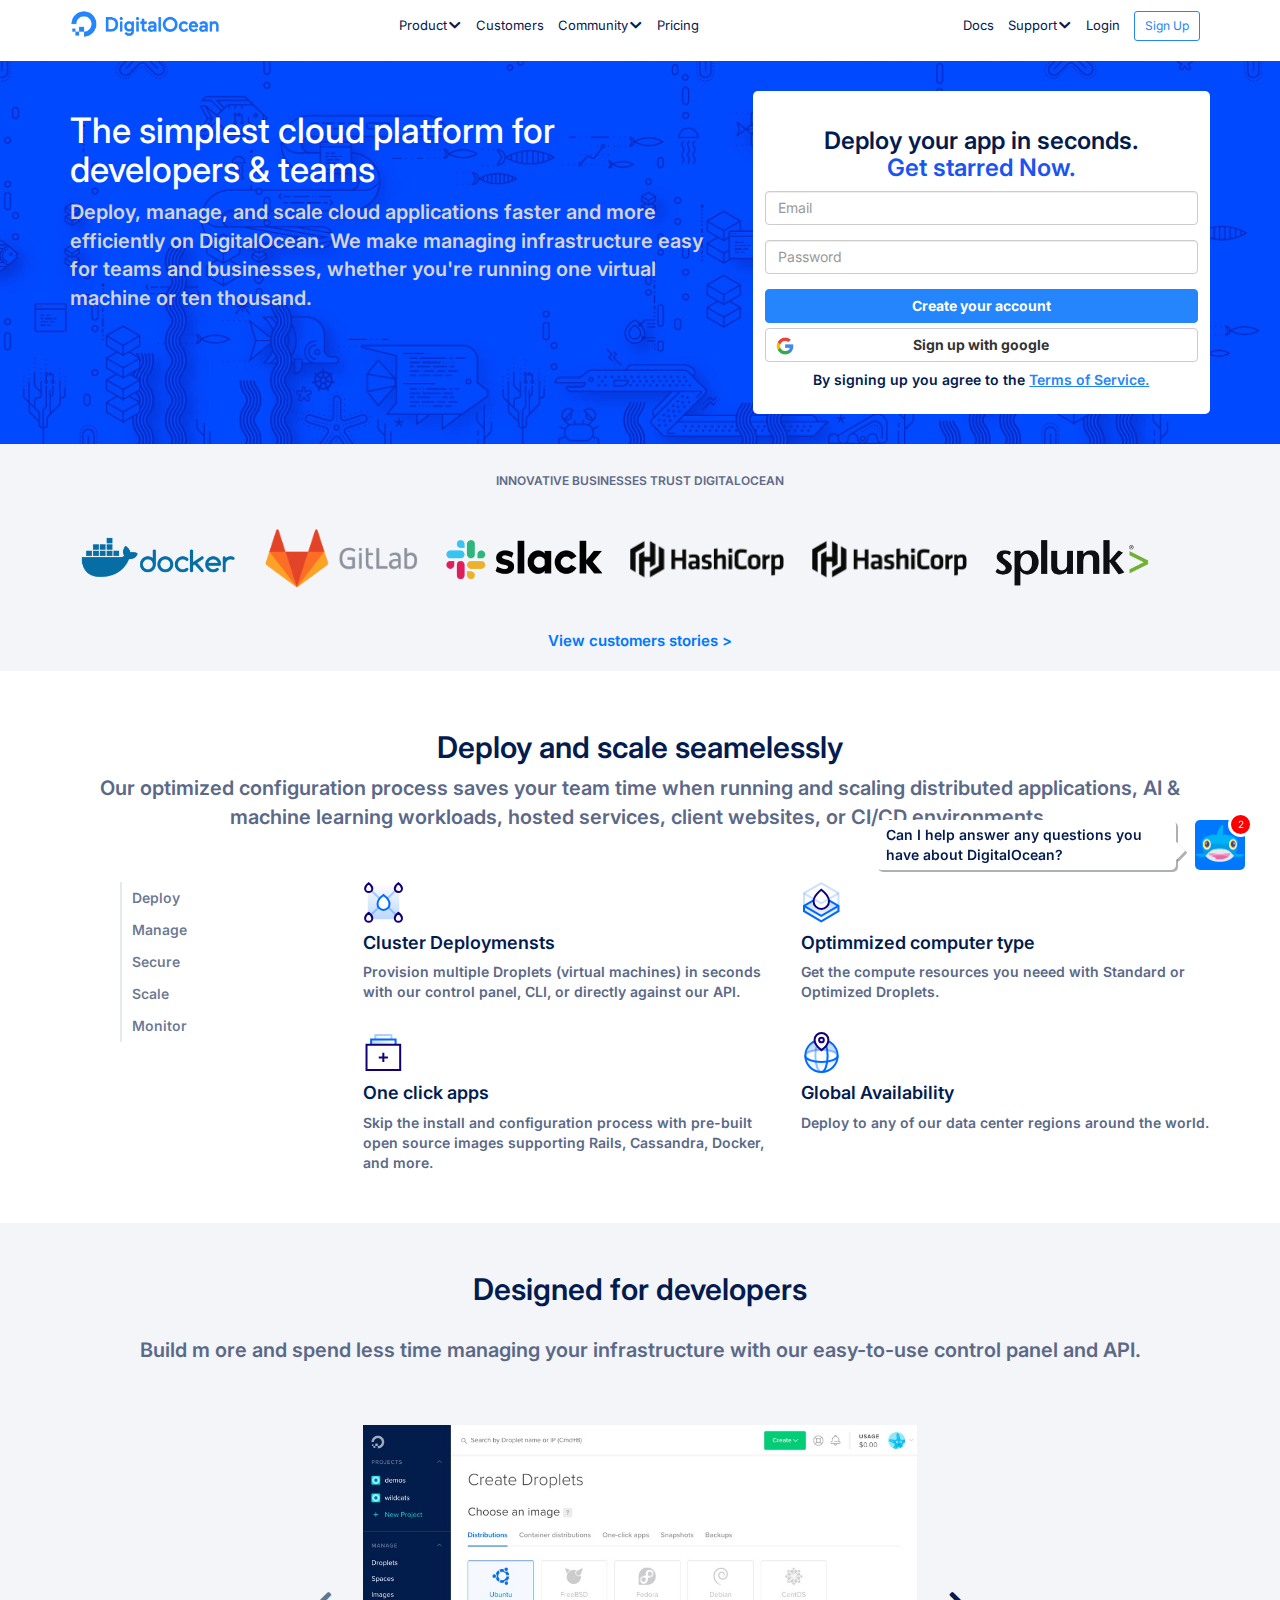
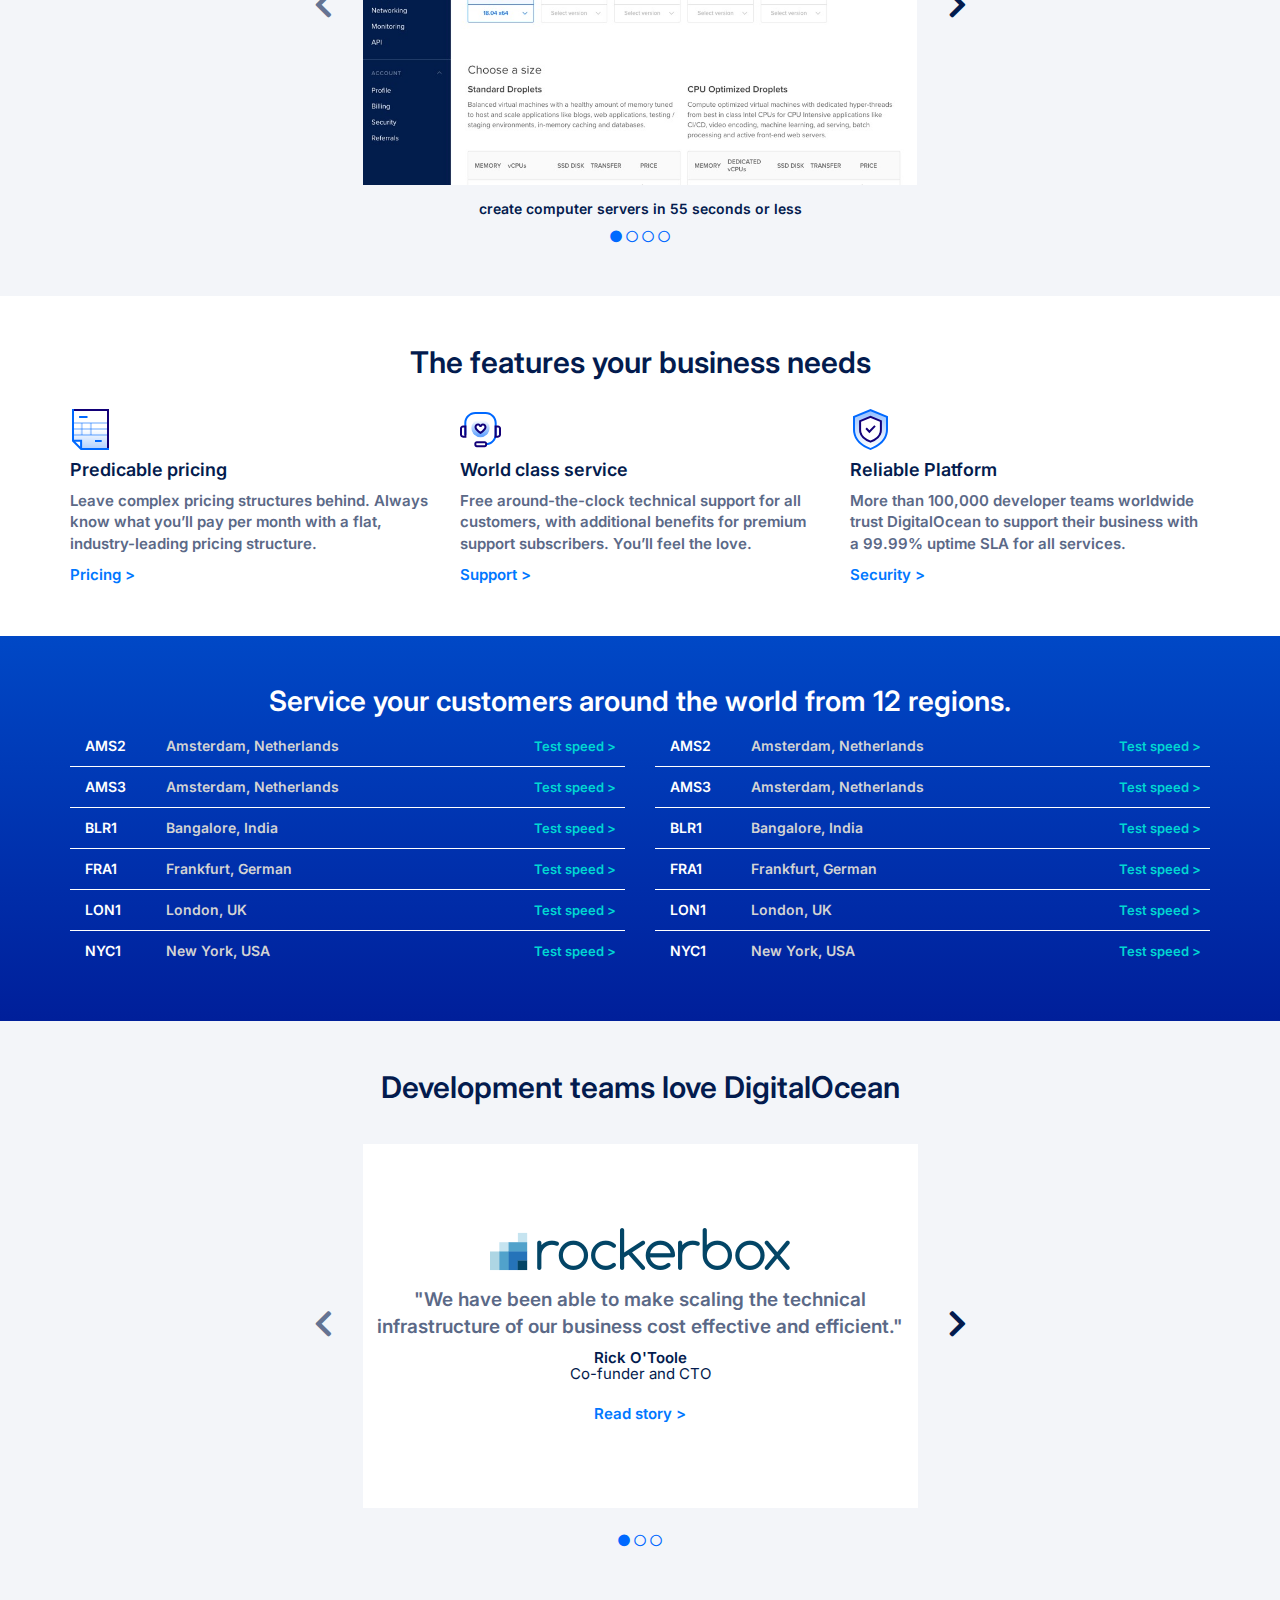
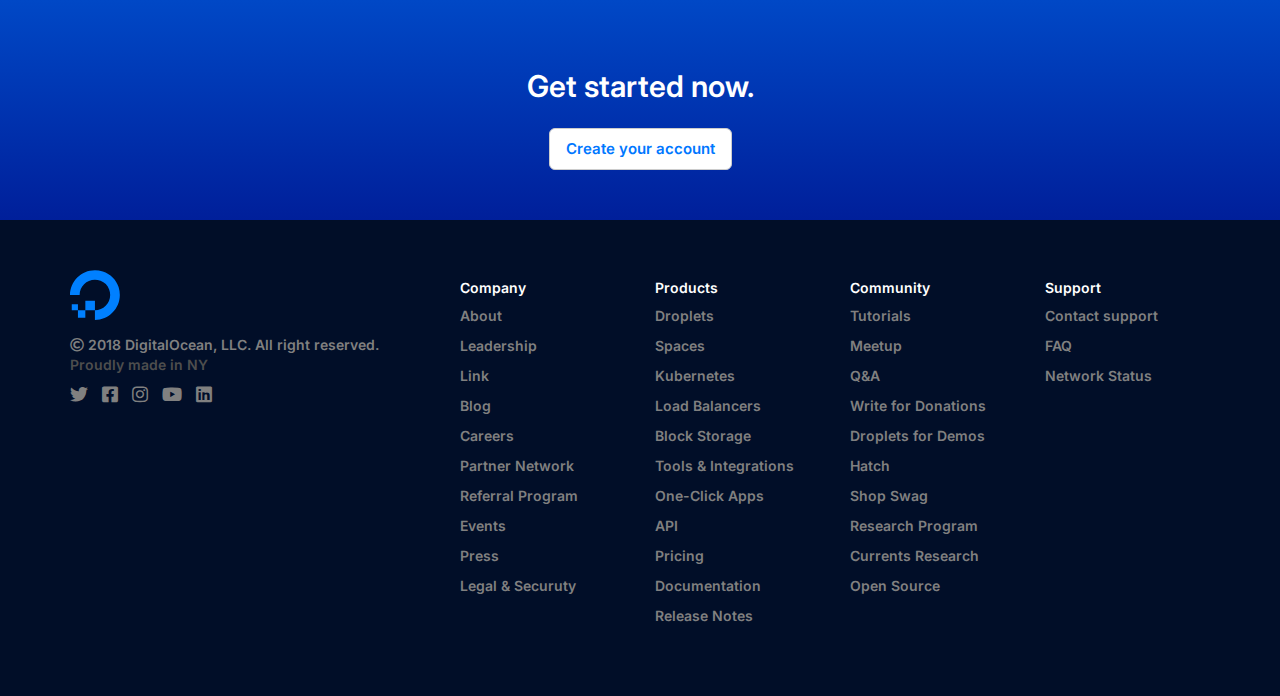
<file: index.html>
<!DOCTYPE html>
<html lang="en">
<head>
    <meta charset="UTF-8">
    <meta http-equiv="X-UA-Compatible" content="IE=edge">
    <meta name="viewport" content="width=device-width, initial-scale=1.0">
    <title>DigitalOcean</title>

    <link rel="stylesheet" href="https://cdnjs.cloudflare.com/ajax/libs/font-awesome/5.15.2/css/all.min.css">

    <link rel="preconnect" href="https://fonts.gstatic.com">
    <link href="https://fonts.googleapis.com/css2?family=Inter:wght@100;200;300;400;500;600;700;900&display=swap" rel="stylesheet">
    
    <!-- Latest compiled and minified CSS -->
    <link rel="stylesheet" href="https://stackpath.bootstrapcdn.com/bootstrap/3.4.1/css/bootstrap.min.css" integrity="sha384-HSMxcRTRxnN+Bdg0JdbxYKrThecOKuH5zCYotlSAcp1+c8xmyTe9GYg1l9a69psu" crossorigin="anonymous">
    <link rel="stylesheet" href="css/style.css">

</head>
<body>

    <!-- HEADER -->
    <header>
        
        <!-- Nav -->
        <nav id="nav-top">
            <div class="container">
                <div class="row">

                    <!-- logo -->
                    <div class="col-xs-6 col-md-2">
                        <div class="logo-nav">
                            <img class="img-responsive" src="img/logo.png" alt="logo">
                        </div>
                    </div>
                    <!-- end logo -->

                    <!-- burger menu -->
                    <div class="col-xs-6 hidden-md hidden-lg">
                        <div class="burger text-right">
                            <a href="#">
                                <i class="fas fa-bars"></i>
                            </a>
                        </div>
                    </div>
                    <!-- end burger menu -->

                    <!-- link nav -->
                    <div class="hidden-xs hidden-sm col-md-10">
                        <div class="row">

                            <div class="col-md-7 text-center">
                                
                                <ul class="menu">

                                    <li>
                                        <a href="#">Product<i class="fas fa-chevron-down"></i></a>
                                    </li>

                                    <li>
                                        <a href="#">Customers</a>
                                    </li>

                                    <li>
                                        <a href="#">Community<i class="fas fa-chevron-down"></i></a>
                                    </li>

                                    <li>
                                        <a href="#">Pricing</a>
                                    </li>

                                </ul>
                            </div>

                            <div class="col-md-5">
                                <div class="text-right">

                                    <ul class="menu">

                                        <li>
                                            <a href="#">Docs</a>
                                        </li>
        
                                        <li>
                                            <a href="#">Support<i class="fas fa-chevron-down"></i></a>
                                        </li>
        
                                        <li>
                                            <a href="#">Login</a>
                                        </li>
        
                                        <li>
                                            <button class="btn btn-default btn-sm btn_nav" type="submit">Sign Up</button>
                                        </li>
                                        
                                    </ul>

                                </div>
                            </div>

                        </div>
                    </div>
                    <!-- end link nav -->

                </div>
            </div>
        </nav>
        <!-- End Nav -->

        <!-- Jumbotron -->
        <section id="jumbotron">
            <div class="container">
                <div class="row">

                    <!-- title jumbotron -->
                    <div class="col-xs-12 col-sm-7">
                        <h1>The simplest cloud platform for developers & teams</h1>
                        <p>Deploy, manage, and scale cloud applications faster and more efficiently on DigitalOcean. We make managing infrastructure easy for teams and businesses, whether you're running one virtual machine or ten thousand.</p>
                    </div>
                    <!-- end title jumbotron -->

                    <!-- sign in / create account -->
                    <div class="col-xs-12 col-sm-5">
                        <div class="minibox-jumbo text-center">
                            <h2>Deploy your app in seconds. <br>
                            <span>Get starred Now.</span></h2>

                            <form>
                                <div class="form-group">
                                    <label class="sr-only" for="email">Email address</label>
                                    <input type="email" class="form-control" id="email" placeholder="Email">
                                </div>

                                <div class="form-group">
                                    <label class="sr-only"  for="password">Password</label>
                                    <input type="password" class="form-control" id="password" placeholder="Password">
                                </div>
                            </form>

                            <button class="btn btn-default btn-block btn_account" type="submit">Create your account</button>

                            <button class="btn btn-default btn-block btn_google" type="submit"><img src="img/google-icon.png" alt="googleicon"> Sign up with google</button>

                            <h5>By signing up you agree to the <a href="#">Terms of Service.</a></h5>

                        </div>
                    </div>
                    <!-- end sign in / create account -->

                </div>
            </div>
        </section>
        <!-- End Jumbotron -->

    </header>
    <!-- END HEADER -->
    
    <!-- MAIN -->
    <main>

        <!-- Sponsor -->
        <section id="sponsor">
            <div class="container">

                <div class="description text-center">
                    <h6>INNOVATIVE BUSINESSES TRUST DIGITALOCEAN</h6>
                </div>

                <!-- img sponsor -->
                <div class="logo-sponsor">
                    
                    <ul class="menu">
                        
                        <li>
                            <img src="img/docker.svg" alt="docker">
                        </li>

                        <li>
                            <img src="img/gitlab.svg" alt="gitlab">
                        </li>

                        <li>
                            <img src="img/slack.svg" alt="slack">
                        </li>

                        <li>
                            <img src="img/hashicorp.svg" alt="hashicorp">
                        </li>

                        <li>
                            <img src="img/hashicorp.svg" alt="hashicorp">
                        </li>

                        <li>
                            <img src="img/splunk.svg" alt="splunk">
                        </li>

                    </ul>

                </div>
                <!-- end img sponsor -->

                <div class="text-center">
                    <a class="link" href="#">View customers stories ></a>
                </div>

            </div>
        </section>
        <!-- End Sponsor -->

        <!-- Advantages -->
        <section class="advantages">
            <div class="container">

                <!-- title section -->
                <div class="title text-center">
                    <h2>Deploy and scale seamelessly</h2>
                    <p>Our optimized configuration process saves your team time when running and scaling distributed applications, AI & machine learning workloads, hosted services, client websites, or CI/CD environments.</p>
                </div>
                <!-- end title section -->


                <!--benefits -->
                <div class="benefits">
                    <div class="row">

                        <div class="col-xs-12 col-sm-3">
                            
                            <ul>
                                
                                <li>
                                    <a href="#">Deploy</a>
                                </li>

                                <li>
                                    <a href="#">Manage</a>
                                </li>

                                <li>
                                    <a href="#">Secure</a>
                                </li>

                                <li>
                                    <a href="#">Scale</a>
                                </li>

                                <li>
                                    <a href="#">Monitor</a>
                                </li>

                            </ul>

                        </div>

                        <div class="col-xs-12 col-sm-9">

                            <!-- type-benefits -->
                            <div class="row type-benefits">
                                
                                <div class="col-xs-12 col-sm-6">

                                    <img class="img-responsive" src="img/cluster-deploy.svg" alt="cluster-deploy">

                                    <h4>Cluster Deploymensts</h4>

                                    <p>Provision multiple Droplets (virtual machines) in seconds with our control panel, CLI, or directly against our API.</p>

                                </div>

                                <div class="col-xs-12 col-sm-6">

                                    <img class="img-responsive" src="img/optimized-compute.svg" alt="optimized-compute">

                                    <h4>Optimmized computer type</h4>

                                    <p class="p-special">Get the compute resources you neeed with Standard or Optimized Droplets.</p>

                                </div>

                                <div class="col-xs-12 col-sm-6">

                                    <img class="img-responsive" src="img/one-click.svg" alt="one-click">

                                    <h4>One click apps</h4>

                                    <p>Skip the install and configuration process with pre-built open source images supporting Rails, Cassandra, Docker, and more.</p>

                                </div>

                                <div class="col-xs-12 col-sm-6">

                                    <img class="img-responsive" src="img/global.svg" alt="global">

                                    <h4>Global Availability</h4>

                                    <p>Deploy to any of our data center regions around the world.</p>

                                </div>
                                
                            </div>
                            <!-- end type-benefits -->

                        </div>

                    </div>
                </div>
                <!-- end benefits -->

            </div>
        </section>
        <!-- End Advantages -->

        <!-- Slider 1 -->
        <section class="slider">
            <div class="container">

                <!-- title section -->
                <div class="title text-center">
                    <h2>Designed for developers</h2>
                    <p>Build m ore and spend less time managing your infrastructure with our easy-to-use control panel and API.</p>
                </div>
                <!-- end title section -->

                <!-- slide -->
                <div class="slide">
                    <div class="row">

                        <div class="hidden-xs col-sm-2 col-md-3">
                            <div class="text-right align">
                                <a href="#"><i class="fas fa-chevron-left"></i></a>
                            </div>
                        </div>

                        <div class="col-xs-12 col-sm-8 col-md-6">
                            <img class="img-responsive" src="img/slide.jpg" alt="slide">
                        </div>

                        <div class="hidden-xs col-sm-2 col-md-3">
                            <div class="text-left align">
                                <a href="#"><i class="fas fa-chevron-right"></i></a>
                            </div>
                        </div>

                    </div>

                    <div class="text-center">
                        <h5>create computer servers in 55 seconds or less</h5>
                    </div>
                        
                    <div class="text-center margin-link">
                                
                        <ul class="menu">

                            <li>
                                <a href="#"><i class="fas fa-circle"></i></a>
                            </li>

                            <li>
                                <a href="#"><i class="far fa-circle"></i></a>
                            </li>

                            <li>
                                    <a href="#"><i class="far fa-circle"></i></a>
                            </li>

                            <li>
                                <a href="#"><i class="far fa-circle"></i></a>
                            </li>

                        </ul>

                    </div>
                    
                </div>
                <!-- end slide -->

            </div>
        </section>
        <!-- End Slider 1 -->

        <!-- Business -->
        <section class="business">
            <div class="container">

                <!-- title section -->
                <div class="title text-center">
                    <h2>The features your business needs</h2>
                </div>
                <!-- end title section -->

                <!-- choose your business -->
                <div class="row">

                    <div class="col-xs-12 col-sm-4">

                        <img src="img/pred-pricing.svg" alt="pred-pricing">

                        <h4>Predicable pricing</h4>

                        <p>Leave complex pricing structures behind. Always know what you’ll pay per month with a flat, industry-leading pricing structure.</p>

                        <div class="margin-link">
                            <a class="link" href="#">Pricing ></a>
                        </div>

                    </div>

                    <div class="col-xs-12 col-sm-4">

                        <img src="img/world-class.svg" alt="world-class">

                        <h4>World class service</h4>

                        <p>Free around-the-clock technical support for all customers, with additional benefits for premium support subscribers. You’ll feel the love.</p>

                        <div class="margin-link">
                            <a class="link" href="#">Support ></a>
                        </div>

                    </div>

                    <div class="col-xs-12 col-sm-4">

                        <img src="img/reliable-platform.svg" alt="reliable-platform">

                        <h4>Reliable Platform</h4>

                        <p>More than 100,000 developer teams worldwide trust DigitalOcean to support their business with a 99.99% uptime SLA for all services.</p>

                        <div class="margin-link">
                            <a class="link" href="#">Security ></a>
                        </div>

                    </div>

                </div>
                <!-- end choose your business -->

            </div>
        </section>
        <!-- End Business -->

        <!-- Data Center -->
        <section id="data-center">
            <div class="container">

                <!-- title section -->
                <div class="title text-center">
                    <h2>Service your customers around the world from 12 regions.</h2>
                </div>
                <!-- end title section -->

                <!-- test speed-->
                <div class="test-speed">
                    <div class="row">

                        <div class="col-xs-12 col-md-6">
                            <div class="mini-wrap">

                                <ul class="menu">

                                    <li class="code">
                                        <span>AMS2</span>
                                    </li>

                                    <li class="country">
                                        <p>Amsterdam, Netherlands</p>
                                    </li>

                                    <li class="test text-right">
                                        <a class="link" href="#">Test speed ></a>
                                    </li>

                                </ul>

                                <ul class="menu">

                                    <li class="code">
                                        <span>AMS3</span>
                                    </li>

                                    <li class="country">
                                        <p>Amsterdam, Netherlands</p>
                                    </li>

                                    <li class="test text-right">
                                        <a class="link" href="#">Test speed ></a>
                                    </li>

                                </ul>

                                <ul class="menu">

                                    <li class="code">
                                        <span>BLR1</span>
                                    </li>

                                    <li class="country">
                                        <p>Bangalore, India</p>
                                    </li>

                                    <li class="test text-right">
                                        <a class="link" href="#">Test speed ></a>
                                    </li>

                                </ul>

                                <ul class="menu">

                                    <li class="code">
                                        <span>FRA1</span>
                                    </li>

                                    <li class="country">
                                        <p>Frankfurt, German</p>
                                    </li>

                                    <li class="test text-right">
                                        <a class="link" href="#">Test speed ></a>
                                    </li>

                                </ul>

                                <ul class="menu">

                                    <li class="code">
                                        <span>LON1</span>
                                    </li>

                                    <li class="country">
                                        <p>London, UK</p>
                                    </li>

                                    <li class="test text-right">
                                        <a class="link" href="#">Test speed ></a>
                                    </li>

                                </ul>

                                <ul class="menu">

                                    <li class="code">
                                        <span>NYC1</span>
                                    </li>

                                    <li class="country">
                                        <p>New York, USA</p>
                                    </li>

                                    <li class="test text-right">
                                        <a class="link" href="#">Test speed ></a>
                                    </li>

                                </ul>

                            </div>
                        </div>

                        <div class="col-xs-12 col-md-6">
                            <div class="mini-wrap">

                                <ul class="menu">

                                    <li class="code">
                                        <span>AMS2</span>
                                    </li>

                                    <li class="country">
                                        <p>Amsterdam, Netherlands</p>
                                    </li>

                                    <li class="test text-right">
                                        <a class="link" href="#">Test speed ></a>
                                    </li>

                                </ul>

                                <ul class="menu">

                                    <li class="code">
                                        <span>AMS3</span>
                                    </li>

                                    <li class="country">
                                        <p>Amsterdam, Netherlands</p>
                                    </li>

                                    <li class="test text-right">
                                        <a class="link" href="#">Test speed ></a>
                                    </li>

                                </ul>

                                <ul class="menu">

                                    <li class="code">
                                        <span>BLR1</span>
                                    </li>

                                    <li class="country">
                                        <p>Bangalore, India</p>
                                    </li>

                                    <li class="test text-right">
                                        <a class="link" href="#">Test speed ></a>
                                    </li>

                                </ul>

                                <ul class="menu">

                                    <li class="code">
                                        <span>FRA1</span>
                                    </li>

                                    <li class="country">
                                        <p>Frankfurt, German</p>
                                    </li>

                                    <li class="test text-right">
                                        <a class="link" href="#">Test speed ></a>
                                    </li>

                                </ul>

                                <ul class="menu">

                                    <li class="code">
                                        <span>LON1</span>
                                    </li>

                                    <li class="country">
                                        <p>London, UK</p>
                                    </li>

                                    <li class="test text-right">
                                        <a class="link" href="#">Test speed ></a>
                                    </li>

                                </ul>

                                <ul class="menu">

                                    <li class="code">
                                        <span>NYC1</span>
                                    </li>

                                    <li class="country">
                                        <p>New York, USA</p>
                                    </li>

                                    <li class="test text-right">
                                        <a class="link" href="#">Test speed ></a>
                                    </li>

                                </ul>

                            </div>
                        </div>

                    </div>
                </div>
                <!-- end test speed-->
            </div>
        </section>
        <!-- Data Center -->

        <!-- Slider 2 -->
        <section class="slider">
            <div class="container">

                <!-- title section -->
                <div class="title text-center">
                    <h2>Development teams love DigitalOcean</h2>
                </div>
                <!-- end title section -->

                <!-- slide -->
                <div class="slide">
                    <div class="row">

                        <div class="hidden-xs col-sm-2 col-md-3">
                            <div class="text-right align">
                                <a href="#"><i class="fas fa-chevron-left"></i></a>
                            </div>
                        </div>

                        <div class="col-xs-12 col-sm-8 col-md-6">
                            <div class="bcground text-center">

                                <img class="img-responsive rock_img" src="img/rockerbox-logo.png" alt="rockerbox-logo">

                                <p>"We have been able to make scaling the technical infrastructure of our business cost effective and efficient."</p>

                                <h4>Rick O'Toole <br>
                                    <span>Co-funder and CTO</span>
                                </h4>
                      
                                <a class="link" href="#">Read story ></a>

                            </div>
                        </div>

                        <div class="hidden-xs col-sm-2 col-md-3">
                            <div class="text-left align">
                                <a href="#"><i class="fas fa-chevron-right"></i></a>
                            </div>
                        </div>

                    </div>
                        
                    <div class="text-center padding-link">
                                
                        <ul class="menu">

                            <li>
                                <a href="#"><i class="fas fa-circle"></i></a>
                            </li>

                            <li>
                                <a href="#"><i class="far fa-circle"></i></a>
                            </li>

                            <li>
                                    <a href="#"><i class="far fa-circle"></i></a>
                            </li>

                        </ul>

                    </div>
                    
                </div>
                <!-- end slide -->

            </div>
        </section>
        <!-- End Slider 2 -->
        
        <!-- Account -->
        <section id="account">
            <div class="container">
                <div class="text-center">

                    <h2>Get started now.</h2>

                    <button type="button" class="btn btn-default btn-lg">Create your account</button>

                </div>
            </div>
        </section>
        <!-- End Account -->

    </main>
    <!-- END MAIN -->

    <!-- FOOTER -->
    <footer>
        <div class="container">

            <div class="row">

                <div class="col-xs-12 col-md-4">
                    <div class="unit">

                        <img src="img/logo-small.svg" alt="logo-small">

                        <p><i class="far fa-copyright"></i> 2018 DigitalOcean, LLC. All right reserved. <br>
                        <span>Proudly made in NY</span></p>

                        <ul class="menu">

                            <li>
                                <a href="#"><i class="fab fa-twitter"></i></a>
                            </li>

                            <li>
                                <a href="#"><i class="fab fa-facebook-square"></i></a>
                            </li>

                            <li>
                                <a href="#"><i class="fab fa-instagram"></i></a>
                            </li>

                            <li>
                                <a href="#"><i class="fab fa-youtube"></i></a>
                            </li>

                            <li>
                                <a href="#"><i class="fab fa-linkedin"></i></a>
                            </li>

                        </ul>
                    </div>                    
                </div>

                <div class="col-xs-12 col-sm-6 col-md-2">
                    <div class="unit">

                        <h5>Company</h5>

                        <ul>

                            <li>
                                <a href="#">About</a>
                            </li>

                            <li>
                                <a href="#">Leadership</a>
                            </li>

                            <li>
                                <a href="#">Link</a>
                            </li>

                            <li>
                                <a href="#">Blog</a>
                            </li>

                            <li>
                                <a href="#">Careers</a>
                            </li>

                            <li>
                                <a href="#">Partner Network</a>
                            </li>

                            <li>
                                <a href="#">Referral Program</a>
                            </li>

                            <li>
                                <a href="#">Events</a>
                            </li>

                            <li>
                                <a href="#">Press</a>
                            </li>

                            <li>
                                <a href="#">Legal & Securuty</a>
                            </li>

                        </ul>

                    </div>
                </div>

                <div class="col-xs-12 col-sm-6 col-md-2">
                    <div class="unit">

                        <h5>Products</h5>

                        <ul>

                            <li>
                                <a href="#">Droplets</a>
                            </li>

                            <li>
                                <a href="#">Spaces</a>
                            </li>

                            <li>
                                <a href="#">Kubernetes</a>
                            </li>

                            <li>
                                <a href="#">Load Balancers</a>
                            </li>

                            <li>
                                <a href="#">Block Storage</a>
                            </li>

                            <li>
                                <a href="#">Tools & Integrations</a>
                            </li>

                            <li>
                                <a href="#">One-Click Apps</a>
                            </li>

                            <li>
                                <a href="#">API</a>
                            </li>

                            <li>
                                <a href="#">Pricing</a>
                            </li>

                            <li>
                                <a href="#">Documentation</a>
                            </li>

                            <li>
                                <a href="#">Release Notes</a>
                            </li>

                        </ul>

                    </div>
                </div>

                <div class="col-xs-12 col-sm-6 col-md-2">
                    <div class="unit">

                        <h5>Community</h5>

                        <ul>

                            <li>
                                <a href="#">Tutorials</a>
                            </li>

                            <li>
                                <a href="#">Meetup</a>
                            </li>

                            <li>
                                <a href="#">Q&A</a>
                            </li>

                            <li>
                                <a href="#">Write for Donations</a>
                            </li>

                            <li>
                                <a href="#">Droplets for Demos</a>
                            </li>

                            <li>
                                <a href="#">Hatch</a>
                            </li>

                            <li>
                                <a href="#">Shop Swag</a>
                            </li>

                            <li>
                                <a href="#">Research Program</a>
                            </li>

                            <li>
                                <a href="#">Currents Research</a>
                            </li>

                            <li>
                                <a href="#">Open Source</a>
                            </li>

                        </ul>

                    </div>
                </div>

                <div class="col-xs-12 col-sm-6 col-md-2">
                    <div class="unit">

                        <h5>Support</h5>

                        <ul>

                            <li>
                                <a href="#">Contact support</a>
                            </li>

                            <li>
                                <a href="#">FAQ</a>
                            </li>

                            <li>
                                <a href="#">Network Status</a>
                            </li>

                            
                        </ul>

                    </div>
                </div>

            </div>

        </div>
    </footer>
    <!-- FOOTER -->

    <!-- Shark Fixed -->
    <div class="shark">

        <div class="shark-chat-one">
            <span>Can I help answer any questions you have about DigitalOcean?</span>
            <div class="arrow"><i class="fas fa-caret-right"></i></div>
        </div>

        <div class="shark-img">

            <img class="img-responsive" src="img/shark.png" alt="shark-img">
            
            <div class="shark-circle text-center">
                2
            </div>

        </div>

        <div class="shark-chat-two">
            <span>Can I help answer any questions you have about DigitalOcean?</span>
            <div class="arrow"><i class="fas fa-caret-up"></i></i></div>
        </div>
        
    </div>
    <!-- Shark Fixed -->
</body>
</html>
</file>
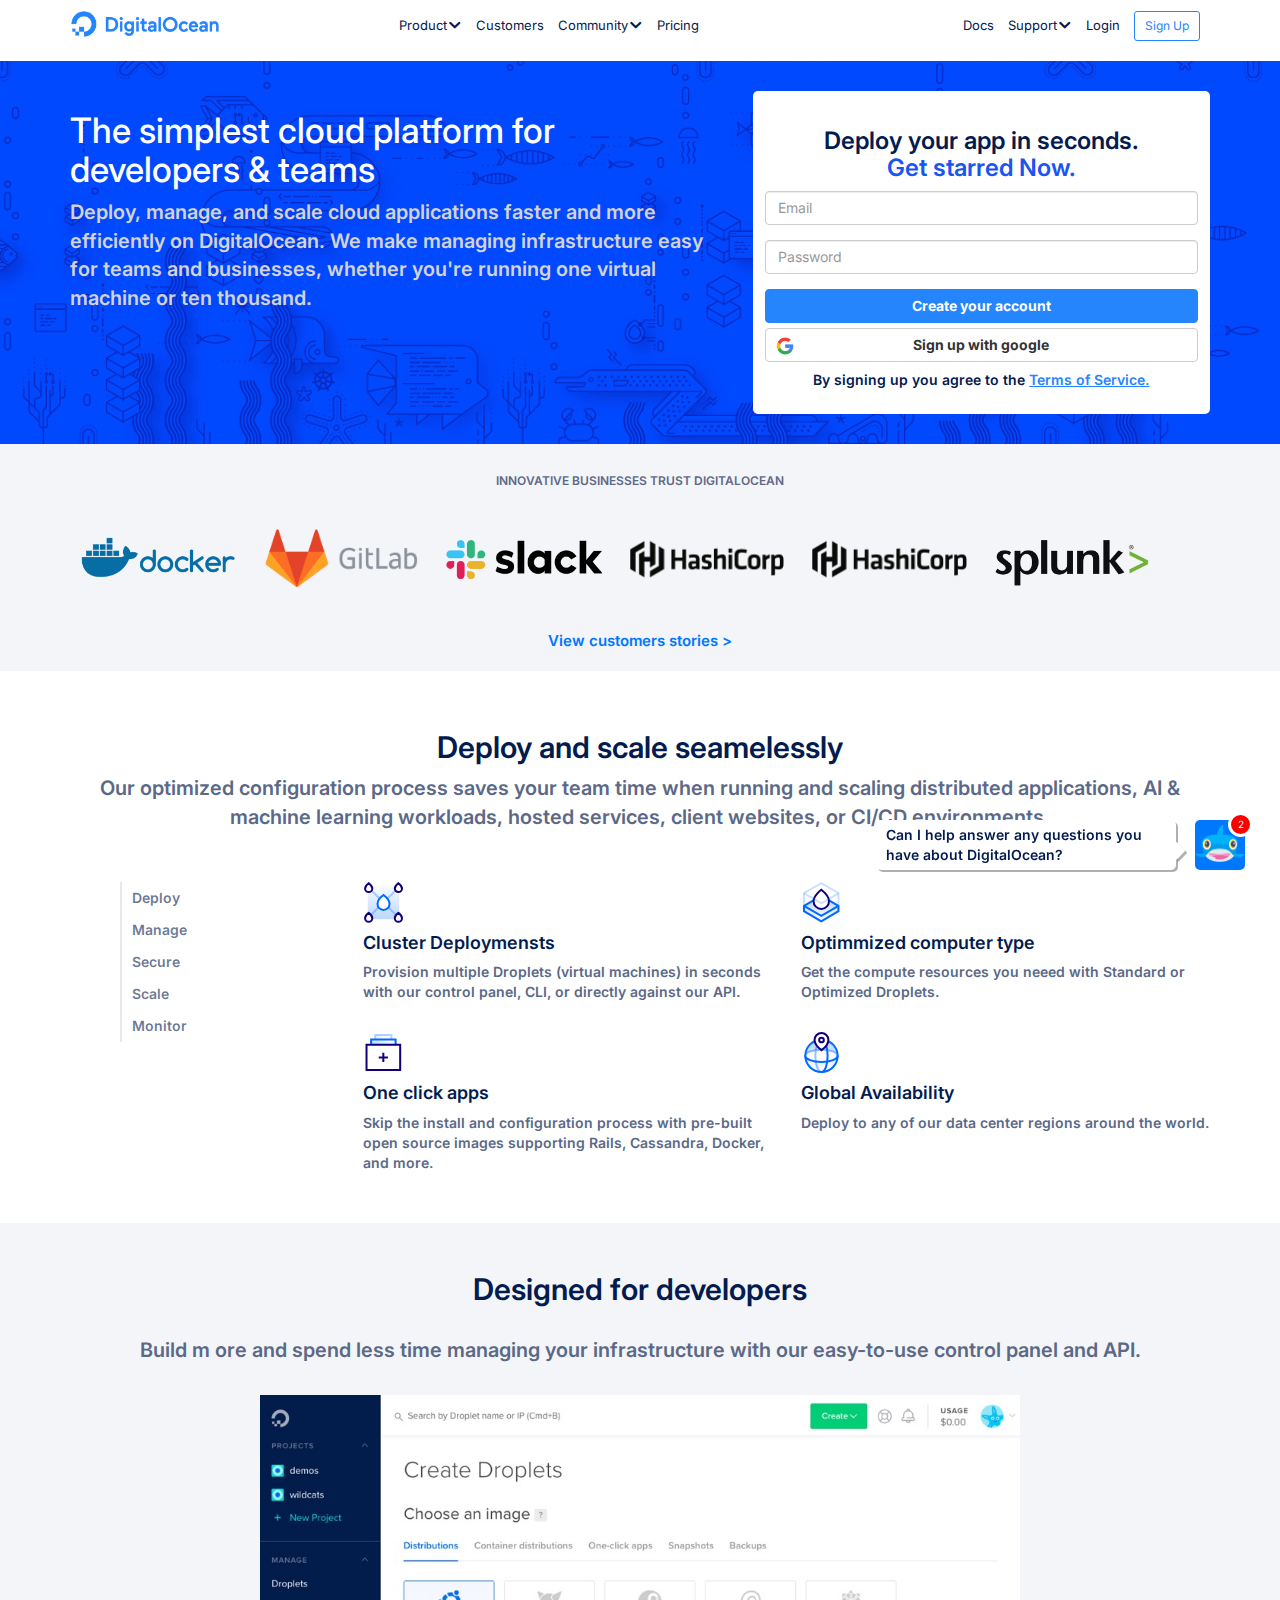
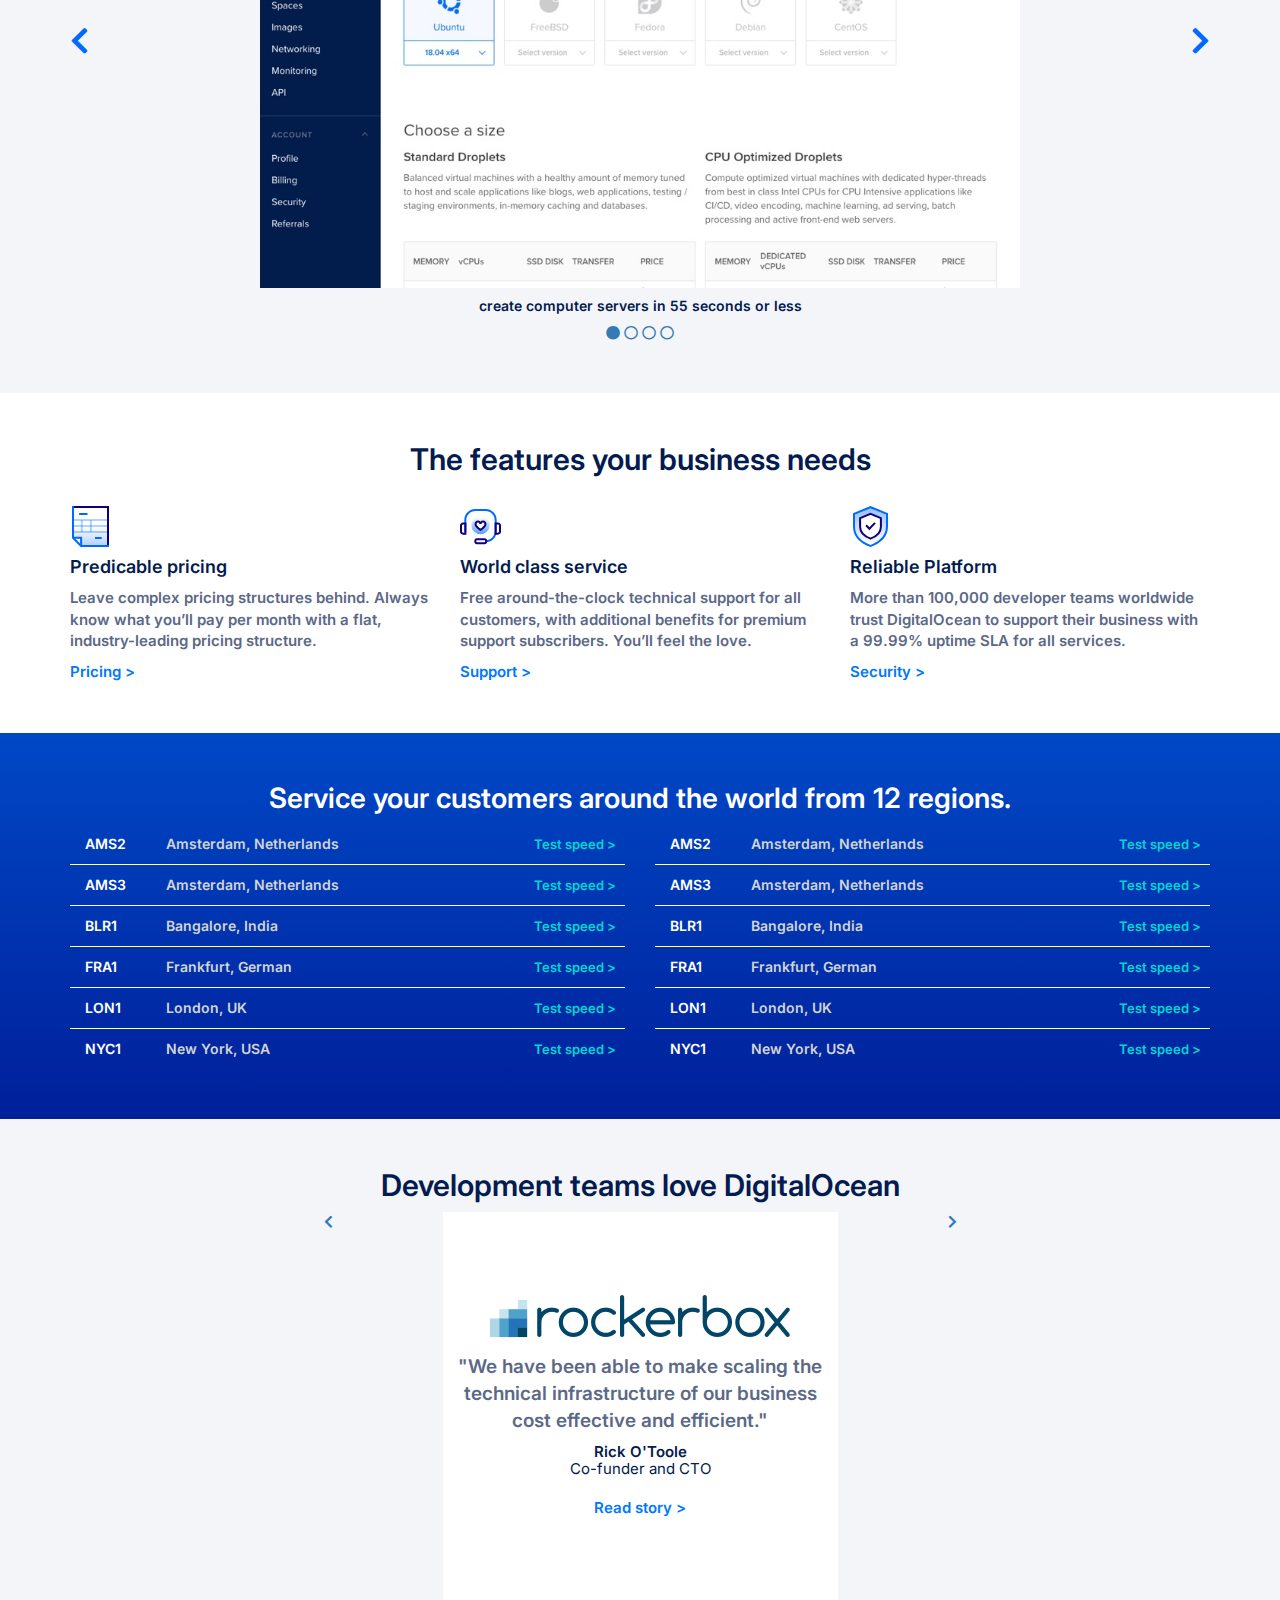
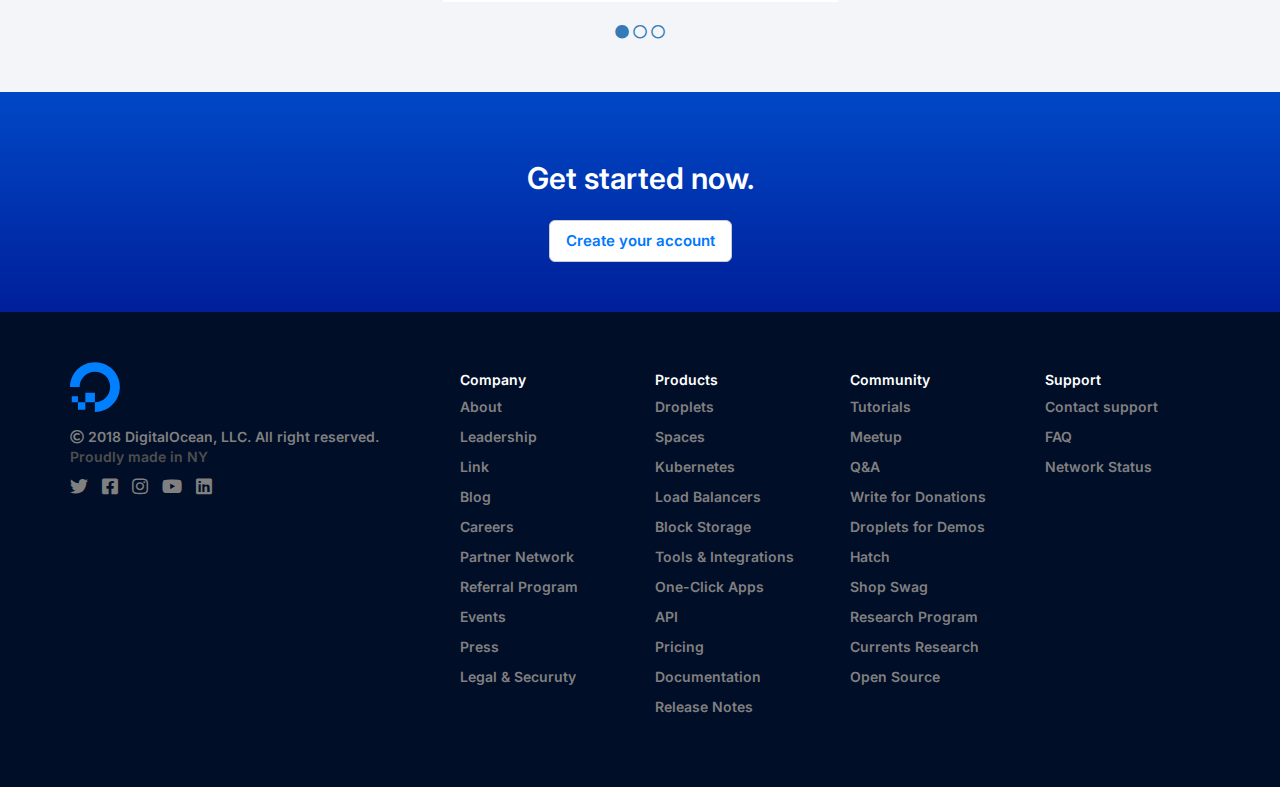
<file: bonus/index.html>
<!DOCTYPE html>
<html lang="en">
<head>
    <meta charset="UTF-8">
    <meta http-equiv="X-UA-Compatible" content="IE=edge">
    <meta name="viewport" content="width=device-width, initial-scale=1.0">
    <title>DigitalOcean</title>

    <link rel="stylesheet" href="https://cdnjs.cloudflare.com/ajax/libs/font-awesome/5.15.2/css/all.min.css">

    <link rel="preconnect" href="https://fonts.gstatic.com">
    <link href="https://fonts.googleapis.com/css2?family=Inter:wght@100;200;300;400;500;600;700;900&display=swap" rel="stylesheet">
    
    <!-- Latest compiled and minified CSS -->
    <link rel="stylesheet" href="https://stackpath.bootstrapcdn.com/bootstrap/3.4.1/css/bootstrap.min.css" integrity="sha384-HSMxcRTRxnN+Bdg0JdbxYKrThecOKuH5zCYotlSAcp1+c8xmyTe9GYg1l9a69psu" crossorigin="anonymous">
    <link rel="stylesheet" href="css/style.css">

</head>
<body>

    <!-- HEADER -->
    <header>
        
        <!-- Nav -->
        <nav id="nav-top">
            <div class="container">
                <div class="row">

                    <!-- logo -->
                    <div class="col-xs-6 col-md-2">
                        <div class="logo-nav">
                            <img class="img-responsive" src="img/logo.png" alt="logo">
                        </div>
                    </div>
                    <!-- end logo -->

                    <!-- burger menu -->
                    <div class="col-xs-6 hidden-md hidden-lg">
                        <div class="burger text-right">
                            <a href="#">
                                <i class="fas fa-bars"></i>
                            </a>
                        </div>
                    </div>
                    <!-- end burger menu -->

                    <!-- link nav -->
                    <div class="hidden-xs hidden-sm col-md-10">
                        <div class="row">

                            <div class="col-md-7 text-center">
                                
                                <ul class="menu">

                                    <li>
                                        <a href="#">Product<i class="fas fa-chevron-down"></i></a>
                                    </li>

                                    <li>
                                        <a href="#">Customers</a>
                                    </li>

                                    <li>
                                        <a href="#">Community<i class="fas fa-chevron-down"></i></a>
                                    </li>

                                    <li>
                                        <a href="#">Pricing</a>
                                    </li>

                                </ul>
                            </div>

                            <div class="col-md-5">
                                <div class="text-right">

                                    <ul class="menu">

                                        <li>
                                            <a href="#">Docs</a>
                                        </li>
        
                                        <li>
                                            <a href="#">Support<i class="fas fa-chevron-down"></i></a>
                                        </li>
        
                                        <li>
                                            <a href="#">Login</a>
                                        </li>
        
                                        <li>
                                            <button class="btn btn-default btn-sm btn_nav" type="submit">Sign Up</button>
                                        </li>
                                        
                                    </ul>

                                </div>
                            </div>

                        </div>
                    </div>
                    <!-- end link nav -->

                </div>
            </div>
        </nav>
        <!-- End Nav -->

        <!-- Jumbotron -->
        <section id="jumbotron">
            <div class="container">
                <div class="row">

                    <!-- title jumbotron -->
                    <div class="col-xs-12 col-sm-7">
                        <h1>The simplest cloud platform for developers & teams</h1>
                        <p>Deploy, manage, and scale cloud applications faster and more efficiently on DigitalOcean. We make managing infrastructure easy for teams and businesses, whether you're running one virtual machine or ten thousand.</p>
                    </div>
                    <!-- end title jumbotron -->

                    <!-- sign in / create account -->
                    <div class="col-xs-12 col-sm-5">
                        <div class="minibox-jumbo text-center">
                            <h2>Deploy your app in seconds. <br>
                            <span>Get starred Now.</span></h2>

                            <form>
                                <div class="form-group">
                                    <label class="sr-only" for="email">Email address</label>
                                    <input type="email" class="form-control" id="email" placeholder="Email">
                                </div>

                                <div class="form-group">
                                    <label class="sr-only"  for="password">Password</label>
                                    <input type="password" class="form-control" id="password" placeholder="Password">
                                </div>
                            </form>

                            <button class="btn btn-default btn-block btn_account" type="submit">Create your account</button>

                            <button class="btn btn-default btn-block btn_google" type="submit"><img src="img/google-icon.png" alt="googleicon"> Sign up with google</button>

                            <h5>By signing up you agree to the <a href="#">Terms of Service.</a></h5>

                        </div>
                    </div>
                    <!-- end sign in / create account -->

                </div>
            </div>
        </section>
        <!-- End Jumbotron -->

    </header>
    <!-- END HEADER -->
    
    <!-- MAIN -->
    <main>

        <!-- Sponsor -->
        <section id="sponsor">
            <div class="container">

                <div class="description text-center">
                    <h6>INNOVATIVE BUSINESSES TRUST DIGITALOCEAN</h6>
                </div>

                <!-- img sponsor -->
                <div class="logo-sponsor">
                    
                    <ul class="menu">
                        
                        <li>
                            <img src="img/docker.svg" alt="docker">
                        </li>

                        <li>
                            <img src="img/gitlab.svg" alt="gitlab">
                        </li>

                        <li>
                            <img src="img/slack.svg" alt="slack">
                        </li>

                        <li>
                            <img src="img/hashicorp.svg" alt="hashicorp">
                        </li>

                        <li>
                            <img src="img/hashicorp.svg" alt="hashicorp">
                        </li>

                        <li>
                            <img src="img/splunk.svg" alt="splunk">
                        </li>

                    </ul>

                </div>
                <!-- end img sponsor -->

                <div class="text-center">
                    <a class="link" href="#">View customers stories ></a>
                </div>

            </div>
        </section>
        <!-- End Sponsor -->

        <!-- Advantages -->
        <section class="advantages">
            <div class="container">

                <!-- title section -->
                <div class="title text-center">
                    <h2>Deploy and scale seamelessly</h2>
                    <p>Our optimized configuration process saves your team time when running and scaling distributed applications, AI & machine learning workloads, hosted services, client websites, or CI/CD environments.</p>
                </div>
                <!-- end title section -->


                <!--benefits -->
                <div class="benefits">
                    <div class="row">

                        <div class="col-xs-12 col-sm-3">
                            
                            <ul>
                                
                                <li>
                                    <a href="#">Deploy</a>
                                </li>

                                <li>
                                    <a href="#">Manage</a>
                                </li>

                                <li>
                                    <a href="#">Secure</a>
                                </li>

                                <li>
                                    <a href="#">Scale</a>
                                </li>

                                <li>
                                    <a href="#">Monitor</a>
                                </li>

                            </ul>

                        </div>

                        <div class="col-xs-12 col-sm-9">

                            <!-- type-benefits -->
                            <div class="row type-benefits">
                                
                                <div class="col-xs-12 col-sm-6">

                                    <img class="img-responsive" src="img/cluster-deploy.svg" alt="cluster-deploy">

                                    <h4>Cluster Deploymensts</h4>

                                    <p>Provision multiple Droplets (virtual machines) in seconds with our control panel, CLI, or directly against our API.</p>

                                </div>

                                <div class="col-xs-12 col-sm-6">

                                    <img class="img-responsive" src="img/optimized-compute.svg" alt="optimized-compute">

                                    <h4>Optimmized computer type</h4>

                                    <p class="p-special">Get the compute resources you neeed with Standard or Optimized Droplets.</p>

                                </div>

                                <div class="col-xs-12 col-sm-6">

                                    <img class="img-responsive" src="img/one-click.svg" alt="one-click">

                                    <h4>One click apps</h4>

                                    <p>Skip the install and configuration process with pre-built open source images supporting Rails, Cassandra, Docker, and more.</p>

                                </div>

                                <div class="col-xs-12 col-sm-6">

                                    <img class="img-responsive" src="img/global.svg" alt="global">

                                    <h4>Global Availability</h4>

                                    <p>Deploy to any of our data center regions around the world.</p>

                                </div>
                                
                            </div>
                            <!-- end type-benefits -->

                        </div>

                    </div>
                </div>
                <!-- end benefits -->

            </div>
        </section>
        <!-- End Advantages -->

        <!-- Slider 1 -->
        <section class="slider">
            <div class="container">

                <!-- title section -->
                <div class="title text-center">
                    <h2>Designed for developers</h2>
                    <p>Build m ore and spend less time managing your infrastructure with our easy-to-use control panel and API.</p>
                </div>
                <!-- end title section -->

                <!-- slide -->
                <div class="slide">

                    <div class="slide-content">

                        <div class="chevron">
                            <a href="#"><i class="fas fa-chevron-left"></i></a>
                        </div>                        

                        <div class="slide-img">
                            <img src="img/slide.jpg" alt="slide">
                        </div>

                        <div class="chevron">
                            <a href="#"><i class="fas fa-chevron-right"></i></a>
                        </div>

                    </div>

                    <div class="text-center">
                        <h5>create computer servers in 55 seconds or less</h5>
                    </div>
                        
                    <div class="text-center margin-link">
                                
                        <ul class="menu">

                            <li>
                                <a href="#"><i class="fas fa-circle"></i></a>
                            </li>

                            <li>
                                <a href="#"><i class="far fa-circle"></i></a>
                            </li>

                            <li>
                                    <a href="#"><i class="far fa-circle"></i></a>
                            </li>

                            <li>
                                <a href="#"><i class="far fa-circle"></i></a>
                            </li>

                        </ul>

                    </div>
                    
                </div>
                <!-- end slide -->

            </div>
        </section>
        <!-- End Slider 1 -->

        <!-- Business -->
        <section class="business">
            <div class="container">

                <!-- title section -->
                <div class="title text-center">
                    <h2>The features your business needs</h2>
                </div>
                <!-- end title section -->

                <!-- choose your business -->
                <div class="row">

                    <div class="col-xs-12 col-sm-4">

                        <img src="img/pred-pricing.svg" alt="pred-pricing">

                        <h4>Predicable pricing</h4>

                        <p>Leave complex pricing structures behind. Always know what you’ll pay per month with a flat, industry-leading pricing structure.</p>

                        <div class="margin-link">
                            <a class="link" href="#">Pricing ></a>
                        </div>

                    </div>

                    <div class="col-xs-12 col-sm-4">

                        <img src="img/world-class.svg" alt="world-class">

                        <h4>World class service</h4>

                        <p>Free around-the-clock technical support for all customers, with additional benefits for premium support subscribers. You’ll feel the love.</p>

                        <div class="margin-link">
                            <a class="link" href="#">Support ></a>
                        </div>

                    </div>

                    <div class="col-xs-12 col-sm-4">

                        <img src="img/reliable-platform.svg" alt="reliable-platform">

                        <h4>Reliable Platform</h4>

                        <p>More than 100,000 developer teams worldwide trust DigitalOcean to support their business with a 99.99% uptime SLA for all services.</p>

                        <div class="margin-link">
                            <a class="link" href="#">Security ></a>
                        </div>

                    </div>

                </div>
                <!-- end choose your business -->

            </div>
        </section>
        <!-- End Business -->

        <!-- Data Center -->
        <section id="data-center">
            <div class="container">

                <!-- title section -->
                <div class="title text-center">
                    <h2>Service your customers around the world from 12 regions.</h2>
                </div>
                <!-- end title section -->

                <!-- test speed-->
                <div class="test-speed">
                    <div class="row">

                        <div class="col-xs-12 col-md-6">
                            <div class="mini-wrap">

                                <ul class="menu">

                                    <li class="code">
                                        <span>AMS2</span>
                                    </li>

                                    <li class="country">
                                        <p>Amsterdam, Netherlands</p>
                                    </li>

                                    <li class="test text-right">
                                        <a class="link" href="#">Test speed ></a>
                                    </li>

                                </ul>

                                <ul class="menu">

                                    <li class="code">
                                        <span>AMS3</span>
                                    </li>

                                    <li class="country">
                                        <p>Amsterdam, Netherlands</p>
                                    </li>

                                    <li class="test text-right">
                                        <a class="link" href="#">Test speed ></a>
                                    </li>

                                </ul>

                                <ul class="menu">

                                    <li class="code">
                                        <span>BLR1</span>
                                    </li>

                                    <li class="country">
                                        <p>Bangalore, India</p>
                                    </li>

                                    <li class="test text-right">
                                        <a class="link" href="#">Test speed ></a>
                                    </li>

                                </ul>

                                <ul class="menu">

                                    <li class="code">
                                        <span>FRA1</span>
                                    </li>

                                    <li class="country">
                                        <p>Frankfurt, German</p>
                                    </li>

                                    <li class="test text-right">
                                        <a class="link" href="#">Test speed ></a>
                                    </li>

                                </ul>

                                <ul class="menu">

                                    <li class="code">
                                        <span>LON1</span>
                                    </li>

                                    <li class="country">
                                        <p>London, UK</p>
                                    </li>

                                    <li class="test text-right">
                                        <a class="link" href="#">Test speed ></a>
                                    </li>

                                </ul>

                                <ul class="menu">

                                    <li class="code">
                                        <span>NYC1</span>
                                    </li>

                                    <li class="country">
                                        <p>New York, USA</p>
                                    </li>

                                    <li class="test text-right">
                                        <a class="link" href="#">Test speed ></a>
                                    </li>

                                </ul>

                            </div>
                        </div>

                        <div class="col-xs-12 col-md-6">
                            <div class="mini-wrap">

                                <ul class="menu">

                                    <li class="code">
                                        <span>AMS2</span>
                                    </li>

                                    <li class="country">
                                        <p>Amsterdam, Netherlands</p>
                                    </li>

                                    <li class="test text-right">
                                        <a class="link" href="#">Test speed ></a>
                                    </li>

                                </ul>

                                <ul class="menu">

                                    <li class="code">
                                        <span>AMS3</span>
                                    </li>

                                    <li class="country">
                                        <p>Amsterdam, Netherlands</p>
                                    </li>

                                    <li class="test text-right">
                                        <a class="link" href="#">Test speed ></a>
                                    </li>

                                </ul>

                                <ul class="menu">

                                    <li class="code">
                                        <span>BLR1</span>
                                    </li>

                                    <li class="country">
                                        <p>Bangalore, India</p>
                                    </li>

                                    <li class="test text-right">
                                        <a class="link" href="#">Test speed ></a>
                                    </li>

                                </ul>

                                <ul class="menu">

                                    <li class="code">
                                        <span>FRA1</span>
                                    </li>

                                    <li class="country">
                                        <p>Frankfurt, German</p>
                                    </li>

                                    <li class="test text-right">
                                        <a class="link" href="#">Test speed ></a>
                                    </li>

                                </ul>

                                <ul class="menu">

                                    <li class="code">
                                        <span>LON1</span>
                                    </li>

                                    <li class="country">
                                        <p>London, UK</p>
                                    </li>

                                    <li class="test text-right">
                                        <a class="link" href="#">Test speed ></a>
                                    </li>

                                </ul>

                                <ul class="menu">

                                    <li class="code">
                                        <span>NYC1</span>
                                    </li>

                                    <li class="country">
                                        <p>New York, USA</p>
                                    </li>

                                    <li class="test text-right">
                                        <a class="link" href="#">Test speed ></a>
                                    </li>

                                </ul>

                            </div>
                        </div>

                    </div>
                </div>
                <!-- end test speed-->
            </div>
        </section>
        <!-- Data Center -->

        <!-- Slider 2 -->
        <section class="slider">
            <div class="container">

                <!-- title section -->
                <div class="title text-center">
                    <h2>Development teams love DigitalOcean</h2>
                </div>
                <!-- end title section -->

                <!-- slide -->
                <div class="slide">
                    <div class="row">

                        <div class="hidden-xs col-sm-2 col-md-3">
                            <div class="text-right align">
                                <a href="#"><i class="fas fa-chevron-left"></i></a>
                            </div>
                        </div>

                        <div class="col-xs-12 col-sm-8 col-md-6">
                            <div class="bcground text-center">

                                <img class="img-responsive rock_img" src="img/rockerbox-logo.png" alt="rockerbox-logo">

                                <p>"We have been able to make scaling the technical infrastructure of our business cost effective and efficient."</p>

                                <h4>Rick O'Toole <br>
                                    <span>Co-funder and CTO</span>
                                </h4>
                      
                                <a class="link" href="#">Read story ></a>

                            </div>
                        </div>

                        <div class="hidden-xs col-sm-2 col-md-3">
                            <div class="text-left align">
                                <a href="#"><i class="fas fa-chevron-right"></i></a>
                            </div>
                        </div>

                    </div>
                        
                    <div class="text-center padding-link">
                                
                        <ul class="menu">

                            <li>
                                <a href="#"><i class="fas fa-circle"></i></a>
                            </li>

                            <li>
                                <a href="#"><i class="far fa-circle"></i></a>
                            </li>

                            <li>
                                    <a href="#"><i class="far fa-circle"></i></a>
                            </li>

                        </ul>

                    </div>
                    
                </div>
                <!-- end slide -->

            </div>
        </section>
        <!-- End Slider 2 -->
        
        <!-- Account -->
        <section id="account">
            <div class="container">
                <div class="text-center">

                    <h2>Get started now.</h2>

                    <button type="button" class="btn btn-default btn-lg">Create your account</button>

                </div>
            </div>
        </section>
        <!-- End Account -->

    </main>
    <!-- END MAIN -->

    <!-- FOOTER -->
    <footer>
        <div class="container">

            <div class="row">

                <div class="col-xs-12 col-md-4">
                    <div class="unit">

                        <img src="img/logo-small.svg" alt="logo-small">

                        <p><i class="far fa-copyright"></i> 2018 DigitalOcean, LLC. All right reserved. <br>
                        <span>Proudly made in NY</span></p>

                        <ul class="menu">

                            <li>
                                <a href="#"><i class="fab fa-twitter"></i></a>
                            </li>

                            <li>
                                <a href="#"><i class="fab fa-facebook-square"></i></a>
                            </li>

                            <li>
                                <a href="#"><i class="fab fa-instagram"></i></a>
                            </li>

                            <li>
                                <a href="#"><i class="fab fa-youtube"></i></a>
                            </li>

                            <li>
                                <a href="#"><i class="fab fa-linkedin"></i></a>
                            </li>

                        </ul>
                    </div>                    
                </div>

                <div class="col-xs-12 col-sm-6 col-md-2">
                    <div class="unit">

                        <h5>Company</h5>

                        <ul>

                            <li>
                                <a href="#">About</a>
                            </li>

                            <li>
                                <a href="#">Leadership</a>
                            </li>

                            <li>
                                <a href="#">Link</a>
                            </li>

                            <li>
                                <a href="#">Blog</a>
                            </li>

                            <li>
                                <a href="#">Careers</a>
                            </li>

                            <li>
                                <a href="#">Partner Network</a>
                            </li>

                            <li>
                                <a href="#">Referral Program</a>
                            </li>

                            <li>
                                <a href="#">Events</a>
                            </li>

                            <li>
                                <a href="#">Press</a>
                            </li>

                            <li>
                                <a href="#">Legal & Securuty</a>
                            </li>

                        </ul>

                    </div>
                </div>

                <div class="col-xs-12 col-sm-6 col-md-2">
                    <div class="unit">

                        <h5>Products</h5>

                        <ul>

                            <li>
                                <a href="#">Droplets</a>
                            </li>

                            <li>
                                <a href="#">Spaces</a>
                            </li>

                            <li>
                                <a href="#">Kubernetes</a>
                            </li>

                            <li>
                                <a href="#">Load Balancers</a>
                            </li>

                            <li>
                                <a href="#">Block Storage</a>
                            </li>

                            <li>
                                <a href="#">Tools & Integrations</a>
                            </li>

                            <li>
                                <a href="#">One-Click Apps</a>
                            </li>

                            <li>
                                <a href="#">API</a>
                            </li>

                            <li>
                                <a href="#">Pricing</a>
                            </li>

                            <li>
                                <a href="#">Documentation</a>
                            </li>

                            <li>
                                <a href="#">Release Notes</a>
                            </li>

                        </ul>

                    </div>
                </div>

                <div class="col-xs-12 col-sm-6 col-md-2">
                    <div class="unit">

                        <h5>Community</h5>

                        <ul>

                            <li>
                                <a href="#">Tutorials</a>
                            </li>

                            <li>
                                <a href="#">Meetup</a>
                            </li>

                            <li>
                                <a href="#">Q&A</a>
                            </li>

                            <li>
                                <a href="#">Write for Donations</a>
                            </li>

                            <li>
                                <a href="#">Droplets for Demos</a>
                            </li>

                            <li>
                                <a href="#">Hatch</a>
                            </li>

                            <li>
                                <a href="#">Shop Swag</a>
                            </li>

                            <li>
                                <a href="#">Research Program</a>
                            </li>

                            <li>
                                <a href="#">Currents Research</a>
                            </li>

                            <li>
                                <a href="#">Open Source</a>
                            </li>

                        </ul>

                    </div>
                </div>

                <div class="col-xs-12 col-sm-6 col-md-2">
                    <div class="unit">

                        <h5>Support</h5>

                        <ul>

                            <li>
                                <a href="#">Contact support</a>
                            </li>

                            <li>
                                <a href="#">FAQ</a>
                            </li>

                            <li>
                                <a href="#">Network Status</a>
                            </li>

                            
                        </ul>

                    </div>
                </div>

            </div>

        </div>
    </footer>
    <!-- FOOTER -->

    <!-- Shark Fixed -->
    <div class="shark">

        <div class="shark-chat-one">
            <span>Can I help answer any questions you have about DigitalOcean?</span>
            <div class="arrow"><i class="fas fa-caret-right"></i></div>
        </div>

        <div class="shark-img">

            <img class="img-responsive" src="img/shark.png" alt="shark-img">
            
            <div class="shark-circle text-center">
                2
            </div>

        </div>

        <div class="shark-chat-two">
            <span>Can I help answer any questions you have about DigitalOcean?</span>
            <div class="arrow"><i class="fas fa-caret-up"></i></i></div>
        </div>
        
    </div>
    <!-- Shark Fixed -->
</body>
</html>
</file>
<file: css/style.css>
/* COMMON */
body {
    font-family: 'Inter', sans-serif;
}

ul {
    list-style-type: none;
    padding: 0;
}

.menu li {
    display: inline-block;
}

.menu li a {
    text-decoration: none;
}

.link{
    color: #0077ff;
    font-weight: 600;
    font-size: 15px; 
}

.link:hover {
    color: #1633ff;
    text-decoration: none;
}

h2,
h4,
h5 {
    color: #031b4e;
    font-weight: 600;
}

p {
    color: #5b6987;
    font-weight: 600;
}
/* HEADER */

/* Nav */
#nav-top {
    padding: 10px 0;
    line-height: 30px;
}

/* logo */
.logo-nav {
    width: 150px;
}

/* burger menu */
#nav-top .burger a i{
    font-size: 20px;
    color: #2485fd;
    padding-top: 5px;
}

/* link nav */
#nav-top ul {
    padding-left: 40px;
}
#nav-top .menu li {
    margin-right: 10px;
}

#nav-top a{
    color: rgb(3, 27, 78);
    font-size: 13px;
}

#nav-top .btn_nav {
    background-color: white;
    border: 1px solid #2485fd;
    color: #2485fd;
}

#nav-top .btn_nav:hover {
    background-color: #2485fd;
    color: white;
}

#nav-top a i {
    margin: 0 2px;
    font-size: 13px;
}

/* Jumbotron */
#jumbotron {
    background-image: url(../img/ms-jumbo.jpg);
    padding: 30px 0;
    background-size: cover;
    background-position: 50% 100%;
}

/* title jumbotron */
#jumbotron h1 {
    color: white;
    font-size: 35px;
}

#jumbotron p {
    color: lightgrey;
    font-size: 20px;
}

/* sign in / create accoun */
.minibox-jumbo {
    background-color: white;
    border-radius: 5px;
    padding: 17px 12px;
}

.minibox-jumbo h2 {
    color: rgb(3, 27, 78);
    font-size: 24px;
    font-weight: 600;
}

.minibox-jumbo h2 span {
    color: #1a54f1;
}
.minibox-jumbo .btn_account {
    background-color: #2485fd;
    color: white;
    border: 1px solid #2485fd;
    font-weight: 700;
}

.btn_google {
    position: relative;
    font-weight: 700;
}
.btn_google img {
    width: 18px;
    position: absolute;
    left: 10px;
    top: 8px;
}

.minibox-jumbo h5 {
    color: rgb(3, 27, 78);
    font-weight: 600;
}

.minibox-jumbo h5 a {
    color: #2485fd;
    text-decoration: underline;
}

/* MAIN */
/* Sponsor */
#sponsor {
    background-color: #f3f5f9;
    padding: 20px 0;
}

.description h6 {
    color: #5f6987;
    font-weight: 600;
}

/* img sponsor */
.logo-sponsor li {
    width: calc( ( 100% / 2) - 1% );
    text-align: center;
}

.logo-sponsor li img {
    width: 90%;
    max-width: 162px;
}

/* Advantages */
.advantages {
    padding: 40px 0;
}

/* title section */
.title p {
    font-size: 20px;
}

/* benefits */
.benefits {
    padding-top: 40px;
}

.benefits li {
    padding: 6px 10px;
    border-left: 2px solid #e5e8ed;
}

.benefits li a {
    text-decoration: none;
    color: rgba(3, 27, 78, 0.6);
    font-weight: 600;
}

.benefits li:hover {
    border-left: 2px solid #0069ff;
}

.benefits li a:hover {
    color: rgba(3, 27, 78, 1);
}

/* type-benefits (sotto-sezione di benefits) */
.type-benefits {
    padding-top: 30px;
}

/* Slider */
.slider {
    background-color: #f3f5f9;
    padding-bottom: 40px;
}

.slider .title {
    padding-top: 30px;
}

.slider .title p {
    padding: 20px 0;
}

/* slide */
.slide {
    padding-top: 100px;
}

.slide img {
    padding: 0 50px;
}

.slide a {
    font-size: 30px;
    color: rgba(3, 27, 78, 0.6);
}

.slide .align {
    line-height: 300px;
}

.slide .menu a {
    font-size: 12px;
    color: #0069ff;
}

.fa-chevron-right {
    color: #031b4e;
}

.slide .margin-link {
    padding-top: 80px;
}

/* Business */
.business {
    padding: 30px 0;
}

/* end choose your business */
.business .row p {
    font-size: 15px;
}

.business .title  {
    padding-bottom: 20px;
}

.business .margin-link {
    margin-bottom: 20px;
}

/* Data Center */
#data-center {
    background-image: linear-gradient(to bottom, #0048C6, #001F9A);
    padding: 20px 0;
}

#data-center .title {
    padding: 10px 0;
}
#data-center .title h2{
    font-size: 28px; 
    color: white;
}

/* test speed */
.test-speed .menu span {
    color: white;
    font-weight: 600;
}

.test-speed .menu {
    border-bottom: 1px solid white;
}

.code {
    width: 12%;
    padding-left: 15px;
}

.country {
    width: 60%;
    padding-left: 25px;
}

.country p {
    color: lightgrey;
}

.test {
    width: 25%;
    padding-left: 15px;
}

.test a {
    font-size: 13px;
    color: #00d7d2;
}

.test a:hover {
    color: white;
}

.test-speed ul:last-child {
    border-bottom: none;
}

.mini-wrap {
    padding-bottom: 20px;
}

/* Slider 2 */
.slide .link-read {
    color: #0069ff;
    font-size: 15px;
    font-weight: 600;
    text-decoration: none;
}

.slide .link {
    color: #0077ff;
    font-weight: 600;
    font-size: 15px;
}

.slide .link:hover {
    color: #1633ff;
    text-decoration: none;
}

.slide .bcground {
    background-color: white;
    padding: 15% 0;
    margin: 0 80px;
}
 
.bcground .rock_img {
    margin: auto;
}

.bcground p {
    font-size: 19px;
    padding-top: 15px;
}

.bcground h4 {
    font-size: 15px;
    padding-bottom: 10px;
}

.bcground h4 span {
    font-weight: 400;
}

.slide .padding-link {
    padding-top: 20px;
}

/* Account */
#account {
    background-image: linear-gradient(to bottom, #0048C6, #001F9A);
    padding: 50px 0;
}

#account h2 {
    color: white;
    padding-bottom: 15px;
}

#account button {
    font-weight: 600;
    color: #0077ff;
    font-size: 15px;
}

#account button:hover {
    background-color: #0077ff;
    color: white;
}
/* FOOTER */
footer {
    background-color: #010e28;
    padding: 50px 0;
}

/* TEST */
footer h5 {
    color: white;
}

footer p {
    color: gray;
    padding-top: 15px;
}

footer p span {
    color: rgb(78, 78, 78);
    font-size: 14px;
}

footer .unit li {
    padding-right: 10px;
    padding-bottom: 10px;
}

footer a {
    color: grey;
    font-weight: 600;
}

footer a:hover {
    color: white;
    text-decoration: none;
}

footer a i {
    font-size: 18px;
}

/* Shark Fixed */
.shark {
    position: fixed;
    bottom: 30px;
    margin-left: 35px;
}

.shark-img {
    width: 50px;
    height: 50px;
    background-color: #0077ff;
    border-radius: 5px;
    position: relative;
    padding-top: 5px;
}

.shark-img .shark-circle {
    width: 25px;
    height: 25px;
    border-radius: 50%;
    background-color: red;
    border: 3px solid white;
    color: white;
    line-height: 18px;
    font-size: 10px;
    position: absolute;
    top: -8px;
    right: -8px;
}

.shark-chat-one,
.shark-chat-two {
    width: 300px;
    height: 50px;
    background-color: white;
    border-radius: 5px;
    margin-top: 10px;
    padding: 5px 10px;
    box-shadow: 2px 2px rgba(119, 123, 131, 0.6);
    position: relative;
}

.shark-chat-one span,
.shark-chat-two span {
    color: #031b4e;
    font-weight: 600;
}

.shark-chat-one .arrow {
    position: absolute; 
    right: -10px;
    bottom: -3px;
    font-size: 30px;
    color: white;
    text-shadow: 2px 2px rgba(119, 123, 131, 0.6);
}

.shark-chat-two .arrow {
    color: white;
    font-size: 30px;
    position: absolute;
    top: -24px;
    left: 16px;
    text-shadow: 1px -1px rgba(119, 123, 131, 0.6);
}

.shark-chat-one {
    display: none;
}

/* Media Query tablets */
@media all and (min-width: 768px) {

    /* Sponsor */
    .logo-sponsor li {
        width: calc( ( 100% / 6) - 1% );
        text-align: center;
    }

    /* Advantages (benefits) */
    .type-benefits {
        padding-top: 0;
    }

    .benefits ul {
        padding: 0px 50px;
    }
    
    /* type-benefits */
    .p-special {
        margin-bottom: 30px;
    }

    /* Slider */
    .slide img {
        padding: 0;
    }

    .slide .bcground {
        margin: 0;
    }
}

/* Media Query Desktop */
@media all and (min-width: 992px) and (max-width: 1199px) {

    /* Jumbotron */
    #jumbotron h1 {
        font-size: 60px;
    }

    /* Slider */
    .slide {
        padding-top: 30px;
    }

    .slide .margin-link {
        padding-top: 0;
    }

    .slide .bcground {
        margin: 0;
    }

    /* Shark Fixed */
    .shark {
        margin-left: 0;
        right: 35px;
    }

    .shark-chat-two {
        display: none;
    }

    .shark-chat-one {
        display: inline-block;
    }

    .shark-img {
        display: inline-block;
        margin-left: 15px;
        vertical-align: bottom;
    }
}

/* Media Query Desktop >1200px */
@media all and (min-width: 1200px) {

    /* Slider */
    .slide .align {
        line-height: 360px;
    }

    .slide {
        padding-top: 30px;
    }

    .slide .margin-link {
        padding-top: 0;
    }

    .slide .bcground {
        margin: 0;
    }

    /* Shark Fixed */
    .shark {
        margin-left: 0;
        right: 35px;
    }

    .shark-chat-two{
        display: none;
    }

    .shark-chat-one {
        display: inline-block;
    }

    .shark-img {
        display: inline-block;
        margin-left: 15px;
        vertical-align: bottom;
    }
}
</file>
<file: bonus/css/style.css>
/* COMMON */
body {
    font-family: 'Inter', sans-serif;
}

ul {
    list-style-type: none;
    padding: 0;
}

.menu li {
    display: inline-block;
}

.menu li a {
    text-decoration: none;
}

.link{
    color: #0077ff;
    font-weight: 600;
    font-size: 15px; 
}

.link:hover {
    color: #1633ff;
    text-decoration: none;
}

h2,
h4,
h5 {
    color: #031b4e;
    font-weight: 600;
}

p {
    color: #5b6987;
    font-weight: 600;
}
/* HEADER */

/* Nav */
#nav-top {
    padding: 10px 0;
    line-height: 30px;
}

/* logo */
.logo-nav {
    width: 150px;
}

/* burger menu */
#nav-top .burger a i{
    font-size: 20px;
    color: #2485fd;
    padding-top: 5px;
}

/* link nav */
#nav-top ul {
    padding-left: 40px;
}
#nav-top .menu li {
    margin-right: 10px;
}

#nav-top a{
    color: rgb(3, 27, 78);
    font-size: 13px;
}

#nav-top .btn_nav {
    background-color: white;
    border: 1px solid #2485fd;
    color: #2485fd;
}

#nav-top .btn_nav:hover {
    background-color: #2485fd;
    color: white;
}

#nav-top a i {
    margin: 0 2px;
    font-size: 13px;
}

/* Jumbotron */
#jumbotron {
    background-image: url(../img/ms-jumbo.jpg);
    padding: 30px 0;
    background-size: cover;
    background-position: 50% 100%;
}

/* title jumbotron */
#jumbotron h1 {
    color: white;
    font-size: 35px;
}

#jumbotron p {
    color: lightgrey;
    font-size: 20px;
}

/* sign in / create accoun */
.minibox-jumbo {
    background-color: white;
    border-radius: 5px;
    padding: 17px 12px;
}

.minibox-jumbo h2 {
    color: rgb(3, 27, 78);
    font-size: 24px;
    font-weight: 600;
}

.minibox-jumbo h2 span {
    color: #1a54f1;
}
.minibox-jumbo .btn_account {
    background-color: #2485fd;
    color: white;
    border: 1px solid #2485fd;
    font-weight: 700;
}

.btn_google {
    position: relative;
    font-weight: 700;
}
.btn_google img {
    width: 18px;
    position: absolute;
    left: 10px;
    top: 8px;
}

.minibox-jumbo h5 {
    color: rgb(3, 27, 78);
    font-weight: 600;
}

.minibox-jumbo h5 a {
    color: #2485fd;
    text-decoration: underline;
}

/* MAIN */
/* Sponsor */
#sponsor {
    background-color: #f3f5f9;
    padding: 20px 0;
}

.description h6 {
    color: #5f6987;
    font-weight: 600;
}

/* img sponsor */
.logo-sponsor li {
    width: calc( ( 100% / 2) - 1% );
    text-align: center;
}

.logo-sponsor li img {
    width: 90%;
    max-width: 162px;
}

/* Advantages */
.advantages {
    padding: 40px 0;
}

/* title section */
.title p {
    font-size: 20px;
}

/* benefits */
.benefits {
    padding-top: 40px;
}

.benefits li {
    padding: 6px 10px;
    border-left: 2px solid #e5e8ed;
}

.benefits li a {
    text-decoration: none;
    color: rgba(3, 27, 78, 0.6);
    font-weight: 600;
}

.benefits li:hover {
    border-left: 2px solid #0069ff;
}

.benefits li a:hover {
    color: rgba(3, 27, 78, 1);
}

/* type-benefits (sotto-sezione di benefits) */
.type-benefits {
    padding-top: 30px;
}

/* Slider */
.slider {
    background-color: #f3f5f9;
    padding-bottom: 40px;
}

.slider .title {
    padding-top: 30px;
}

.slider .title p {
    padding: 20px 0;
}

/* slide */
.slide-content {
    display: flex;
    align-items: center;
}

.slide-img {
    padding: 0 15%;
}

.slide-img img {
    width: 100%;
}

.chevron a {
    display: none;
}

/* Business */
.business {
    padding: 30px 0;
}

/* end choose your business */
.business .row p {
    font-size: 15px;
}

.business .title  {
    padding-bottom: 20px;
}

.business .margin-link {
    margin-bottom: 20px;
}

/* Data Center */
#data-center {
    background-image: linear-gradient(to bottom, #0048C6, #001F9A);
    padding: 20px 0;
}

#data-center .title {
    padding: 10px 0;
}
#data-center .title h2{
    font-size: 28px; 
    color: white;
}

/* test speed */
.test-speed .menu span {
    color: white;
    font-weight: 600;
}

.test-speed .menu {
    border-bottom: 1px solid white;
}

.code {
    width: 12%;
    padding-left: 15px;
}

.country {
    width: 60%;
    padding-left: 25px;
}

.country p {
    color: lightgrey;
}

.test {
    width: 25%;
    padding-left: 15px;
}

.test a {
    font-size: 13px;
    color: #00d7d2;
}

.test a:hover {
    color: white;
}

.test-speed ul:last-child {
    border-bottom: none;
}

.mini-wrap {
    padding-bottom: 20px;
}

/* Slider 2 */
.slide .link-read {
    color: #0069ff;
    font-size: 15px;
    font-weight: 600;
    text-decoration: none;
}

.slide .link {
    color: #0077ff;
    font-weight: 600;
    font-size: 15px;
}

.slide .link:hover {
    color: #1633ff;
    text-decoration: none;
}

.slide .bcground {
    background-color: white;
    padding: 15% 0;
    margin: 0 80px;
}
 
.bcground .rock_img {
    margin: auto;
}

.bcground p {
    font-size: 19px;
    padding-top: 15px;
}

.bcground h4 {
    font-size: 15px;
    padding-bottom: 10px;
}

.bcground h4 span {
    font-weight: 400;
}

.slide .padding-link {
    padding-top: 20px;
}

/* Account */
#account {
    background-image: linear-gradient(to bottom, #0048C6, #001F9A);
    padding: 50px 0;
}

#account h2 {
    color: white;
    padding-bottom: 15px;
}

#account button {
    font-weight: 600;
    color: #0077ff;
    font-size: 15px;
}

#account button:hover {
    background-color: #0077ff;
    color: white;
}
/* FOOTER */
footer {
    background-color: #010e28;
    padding: 50px 0;
}

/* TEST */
footer h5 {
    color: white;
}

footer p {
    color: gray;
    padding-top: 15px;
}

footer p span {
    color: rgb(78, 78, 78);
    font-size: 14px;
}

footer .unit li {
    padding-right: 10px;
    padding-bottom: 10px;
}

footer a {
    color: grey;
    font-weight: 600;
}

footer a:hover {
    color: white;
    text-decoration: none;
}

footer a i {
    font-size: 18px;
}

/* Shark Fixed */
.shark {
    position: fixed;
    bottom: 30px;
    margin-left: 35px;
}

.shark-img {
    width: 50px;
    height: 50px;
    background-color: #0077ff;
    border-radius: 5px;
    position: relative;
    padding-top: 5px;
}

.shark-img .shark-circle {
    width: 25px;
    height: 25px;
    border-radius: 50%;
    background-color: red;
    border: 3px solid white;
    color: white;
    line-height: 18px;
    font-size: 10px;
    position: absolute;
    top: -8px;
    right: -8px;
}

.shark-chat-one,
.shark-chat-two {
    width: 300px;
    height: 50px;
    background-color: white;
    border-radius: 5px;
    margin-top: 10px;
    padding: 5px 10px;
    box-shadow: 2px 2px rgba(119, 123, 131, 0.6);
    position: relative;
}

.shark-chat-one span,
.shark-chat-two span {
    color: #031b4e;
    font-weight: 600;
}

.shark-chat-one .arrow {
    position: absolute; 
    right: -10px;
    bottom: -3px;
    font-size: 30px;
    color: white;
    text-shadow: 2px 2px rgba(119, 123, 131, 0.6);
}

.shark-chat-two .arrow {
    color: white;
    font-size: 30px;
    position: absolute;
    top: -24px;
    left: 16px;
    text-shadow: 1px -1px rgba(119, 123, 131, 0.6);
}

.shark-chat-one {
    display: none;
}

/* Media Query tablets */
@media all and (min-width: 768px) {

    /* Sponsor */
    .logo-sponsor li {
        width: calc( ( 100% / 6) - 1% );
        text-align: center;
    }

    /* Advantages (benefits) */
    .type-benefits {
        padding-top: 0;
    }

    .benefits ul {
        padding: 0px 50px;
    }
    
    /* type-benefits */
    .p-special {
        margin-bottom: 30px;
    }

    /* Slider */
    .chevron a {
        display: block;
        font-size: 30px;
        color: #0069ff;
    }
}

/* Media Query Desktop */
@media all and (min-width: 992px) and (max-width: 1199px) {

    /* Jumbotron */
    #jumbotron h1 {
        font-size: 60px;
    }

    /* Slider */
    .chevron a {
        display: block;
        font-size: 30px;
        color: #0069ff;
    }

    /* Shark Fixed */
    .shark {
        margin-left: 0;
        right: 35px;
    }

    .shark-chat-two {
        display: none;
    }

    .shark-chat-one {
        display: inline-block;
    }

    .shark-img {
        display: inline-block;
        margin-left: 15px;
        vertical-align: bottom;
    }
}

/* Media Query Desktop >1200px */
@media all and (min-width: 1200px) {

    /* Slider */
    .chevron a {
        display: block;
        font-size: 30px;
        color: #0069ff;
    }

    /* Shark Fixed */
    .shark {
        margin-left: 0;
        right: 35px;
    }

    .shark-chat-two{
        display: none;
    }

    .shark-chat-one {
        display: inline-block;
    }

    .shark-img {
        display: inline-block;
        margin-left: 15px;
        vertical-align: bottom;
    }
}
</file>
